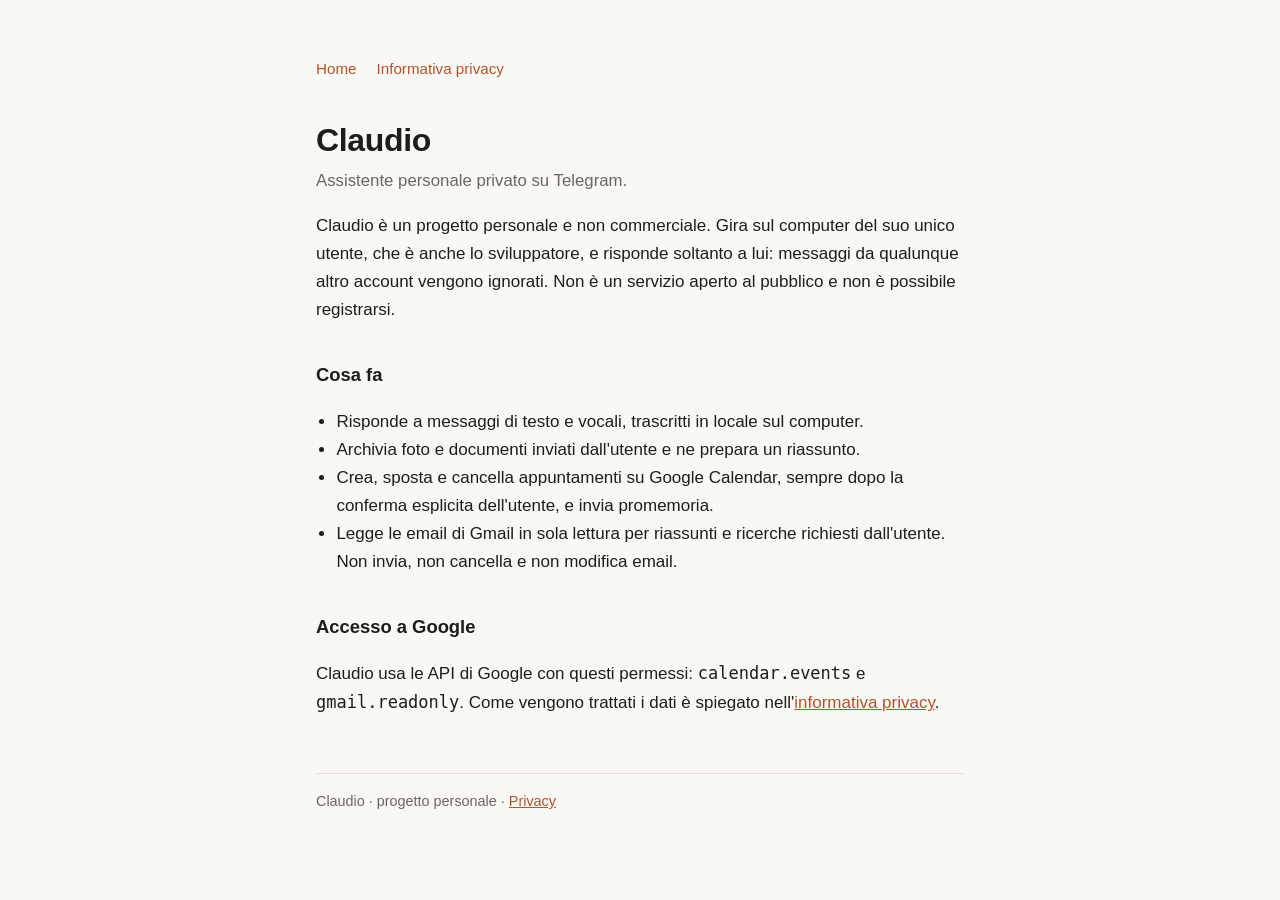
<file: index.html>
<!doctype html>
<html lang="it">
<head>
  <meta charset="utf-8">
  <meta name="viewport" content="width=device-width, initial-scale=1">
  <title>Claudio – assistente personale</title>
  <meta name="description" content="Claudio è un assistente personale privato su Telegram, per un solo utente.">
  <link rel="stylesheet" href="style.css">
</head>
<body>
<main>
  <nav><a href="./">Home</a><a href="privacy.html">Informativa privacy</a></nav>

  <h1>Claudio</h1>
  <p class="lead">Assistente personale privato su Telegram.</p>

  <p>Claudio è un progetto personale e non commerciale. Gira sul computer del
  suo unico utente, che è anche lo sviluppatore, e risponde soltanto a lui:
  messaggi da qualunque altro account vengono ignorati. Non è un servizio
  aperto al pubblico e non è possibile registrarsi.</p>

  <h2>Cosa fa</h2>
  <ul>
    <li>Risponde a messaggi di testo e vocali, trascritti in locale sul computer.</li>
    <li>Archivia foto e documenti inviati dall'utente e ne prepara un riassunto.</li>
    <li>Crea, sposta e cancella appuntamenti su Google Calendar, sempre dopo
      la conferma esplicita dell'utente, e invia promemoria.</li>
    <li>Legge le email di Gmail in sola lettura per riassunti e ricerche
      richiesti dall'utente. Non invia, non cancella e non modifica email.</li>
  </ul>

  <h2>Accesso a Google</h2>
  <p>Claudio usa le API di Google con questi permessi:
  <code>calendar.events</code> e <code>gmail.readonly</code>. Come vengono
  trattati i dati è spiegato nell'<a href="privacy.html">informativa privacy</a>.</p>

  <footer>Claudio · progetto personale · <a href="privacy.html">Privacy</a></footer>
</main>
</body>
</html>
</file>
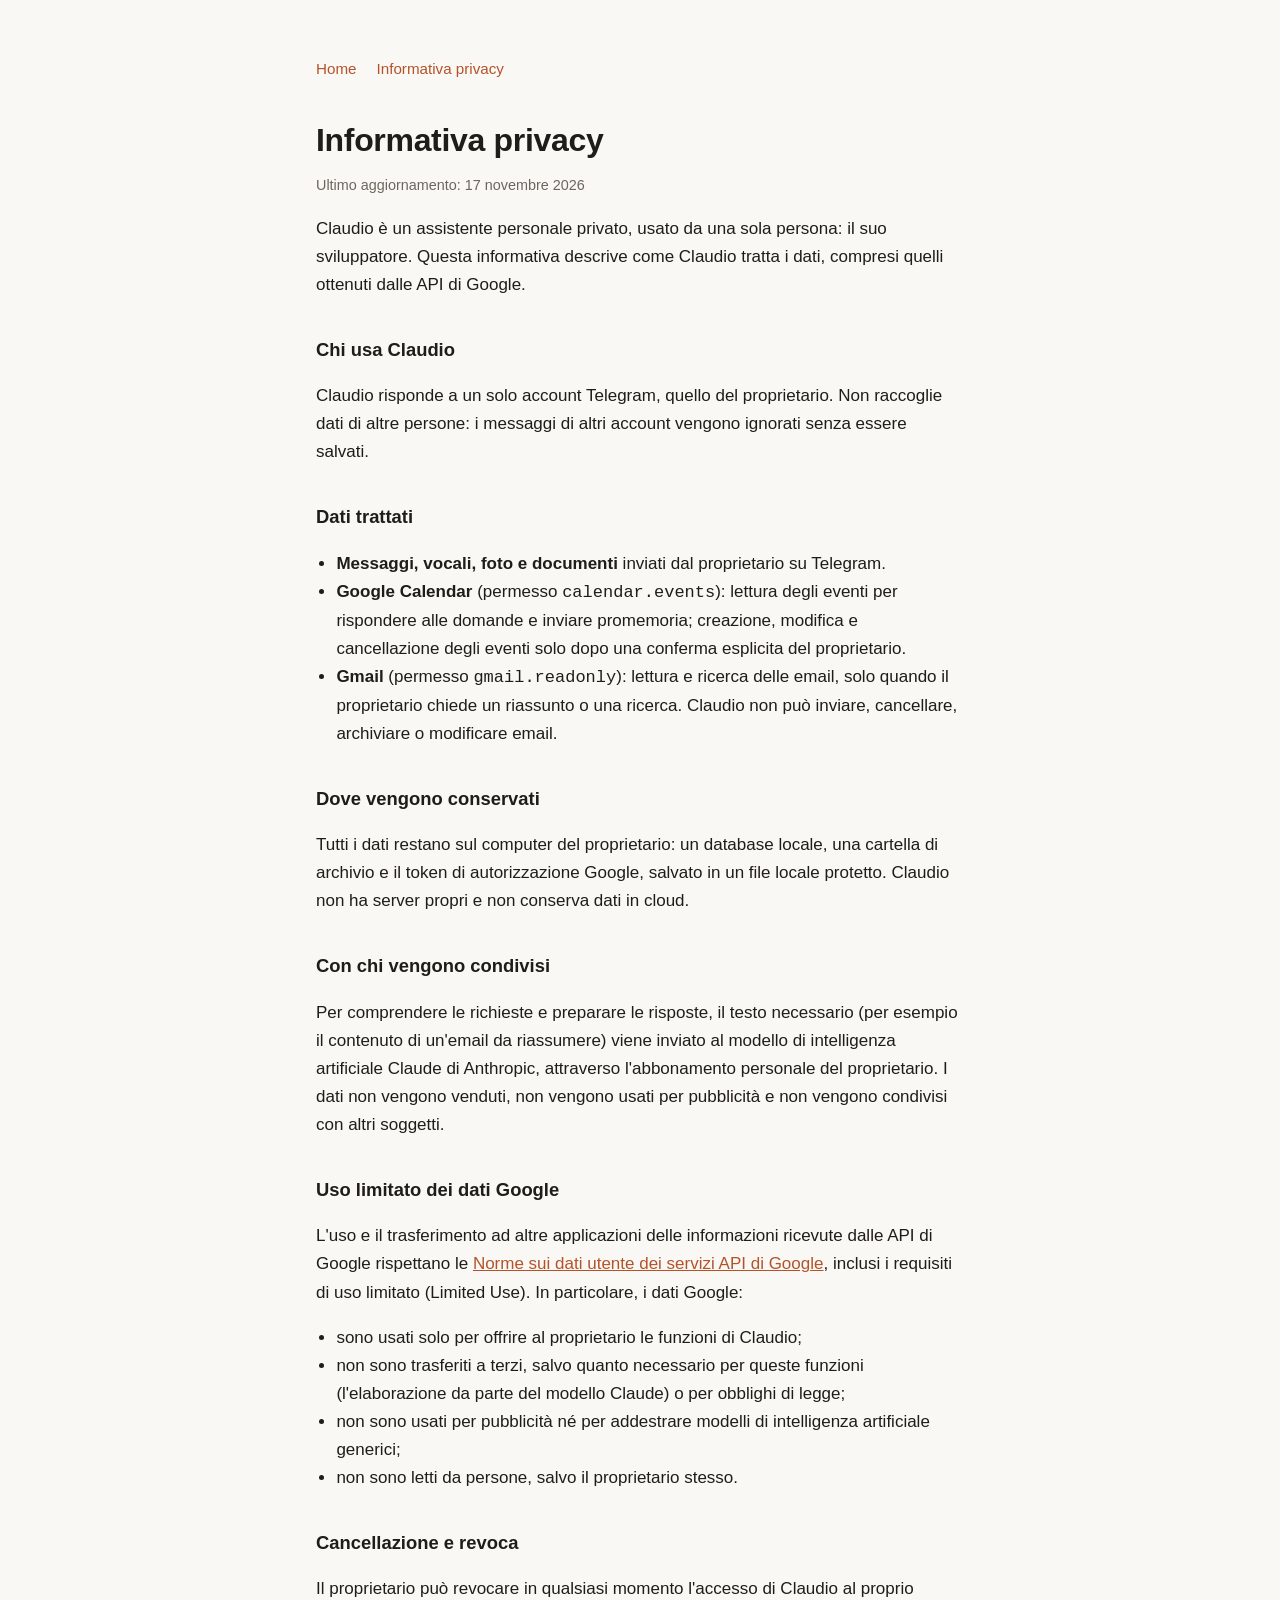
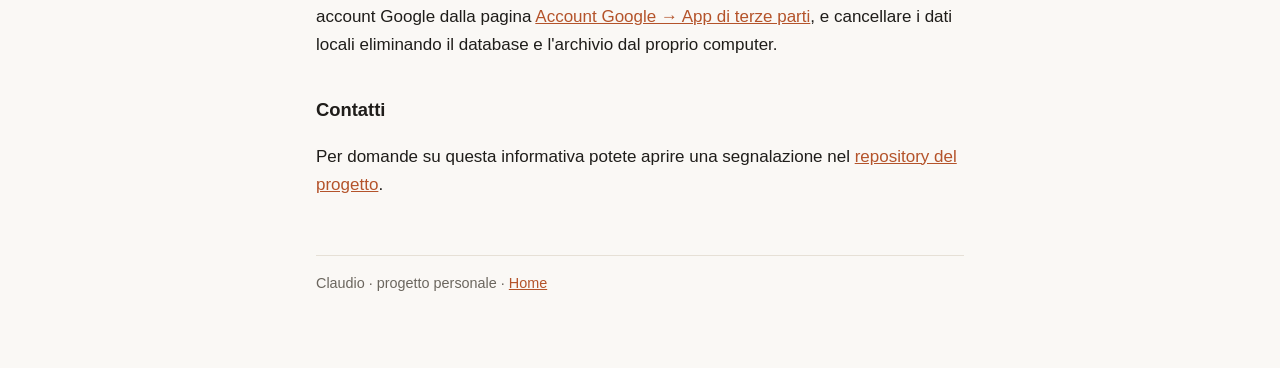
<file: privacy.html>
<!doctype html>
<html lang="it">
<head>
  <meta charset="utf-8">
  <meta name="viewport" content="width=device-width, initial-scale=1">
  <title>Claudio – informativa privacy</title>
  <meta name="description" content="Informativa privacy di Claudio, assistente personale privato.">
  <link rel="stylesheet" href="style.css">
</head>
<body>
<main>
  <nav><a href="./">Home</a><a href="privacy.html">Informativa privacy</a></nav>

  <h1>Informativa privacy</h1>
  <p class="meta">Ultimo aggiornamento: 17 novembre 2026</p>

  <p>Claudio è un assistente personale privato, usato da una sola persona: il
  suo sviluppatore. Questa informativa descrive come Claudio tratta i dati,
  compresi quelli ottenuti dalle API di Google.</p>

  <h2>Chi usa Claudio</h2>
  <p>Claudio risponde a un solo account Telegram, quello del proprietario. Non
  raccoglie dati di altre persone: i messaggi di altri account vengono
  ignorati senza essere salvati.</p>

  <h2>Dati trattati</h2>
  <ul>
    <li><strong>Messaggi, vocali, foto e documenti</strong> inviati dal
      proprietario su Telegram.</li>
    <li><strong>Google Calendar</strong> (permesso <code>calendar.events</code>):
      lettura degli eventi per rispondere alle domande e inviare promemoria;
      creazione, modifica e cancellazione degli eventi solo dopo una conferma
      esplicita del proprietario.</li>
    <li><strong>Gmail</strong> (permesso <code>gmail.readonly</code>): lettura
      e ricerca delle email, solo quando il proprietario chiede un riassunto o
      una ricerca. Claudio non può inviare, cancellare, archiviare o
      modificare email.</li>
  </ul>

  <h2>Dove vengono conservati</h2>
  <p>Tutti i dati restano sul computer del proprietario: un database locale,
  una cartella di archivio e il token di autorizzazione Google, salvato in un
  file locale protetto. Claudio non ha server propri e non conserva dati in
  cloud.</p>

  <h2>Con chi vengono condivisi</h2>
  <p>Per comprendere le richieste e preparare le risposte, il testo necessario
  (per esempio il contenuto di un'email da riassumere) viene inviato al modello
  di intelligenza artificiale Claude di Anthropic, attraverso l'abbonamento
  personale del proprietario. I dati non vengono venduti, non vengono usati per
  pubblicità e non vengono condivisi con altri soggetti.</p>

  <h2>Uso limitato dei dati Google</h2>
  <p>L'uso e il trasferimento ad altre applicazioni delle informazioni ricevute
  dalle API di Google rispettano le
  <a href="https://developers.google.com/terms/api-services-user-data-policy">Norme
  sui dati utente dei servizi API di Google</a>, inclusi i requisiti di uso
  limitato (Limited Use). In particolare, i dati Google:</p>
  <ul>
    <li>sono usati solo per offrire al proprietario le funzioni di Claudio;</li>
    <li>non sono trasferiti a terzi, salvo quanto necessario per queste
      funzioni (l'elaborazione da parte del modello Claude) o per obblighi di
      legge;</li>
    <li>non sono usati per pubblicità né per addestrare modelli di
      intelligenza artificiale generici;</li>
    <li>non sono letti da persone, salvo il proprietario stesso.</li>
  </ul>

  <h2>Cancellazione e revoca</h2>
  <p>Il proprietario può revocare in qualsiasi momento l'accesso di Claudio al
  proprio account Google dalla pagina
  <a href="https://myaccount.google.com/permissions">Account Google →
  App di terze parti</a>, e cancellare i dati locali eliminando il database e
  l'archivio dal proprio computer.</p>

  <h2>Contatti</h2>
  <p>Per domande su questa informativa potete aprire una segnalazione nel
  <a href="https://github.com/TreBisc/claudio-assistente/issues">repository del progetto</a>.</p>

  <footer>Claudio · progetto personale · <a href="./">Home</a></footer>
</main>
</body>
</html>
</file>
<file: style.css>
:root {
  --bg: #faf8f5;
  --text: #1f1d1a;
  --muted: #6b665e;
  --accent: #b4532a;
  --line: #e6e0d6;
}
@media (prefers-color-scheme: dark) {
  :root {
    --bg: #171614;
    --text: #ece8e1;
    --muted: #a39d93;
    --accent: #e58a5c;
    --line: #2e2b27;
  }
}
* { box-sizing: border-box; }
body {
  margin: 0;
  background: var(--bg);
  color: var(--text);
  font: 17px/1.65 -apple-system, BlinkMacSystemFont, "Segoe UI", Roboto, sans-serif;
}
main { max-width: 680px; margin: 0 auto; padding: 56px 16px 72px; }
h1 { font-size: 2rem; line-height: 1.2; margin: 0 0 8px; letter-spacing: -0.01em; }
h2 { font-size: 1.15rem; margin: 36px 0 8px; }
p, li { color: var(--text); }
.lead { color: var(--muted); font-size: 1.05rem; margin-top: 0; }
.meta { color: var(--muted); font-size: 0.9rem; }
a { color: var(--accent); }
ul { padding-left: 1.2em; }
nav { display: flex; gap: 20px; margin-bottom: 40px; font-size: 0.95rem; }
nav a { text-decoration: none; }
footer { margin-top: 56px; padding-top: 16px; border-top: 1px solid var(--line);
         color: var(--muted); font-size: 0.9rem; }
</file>
